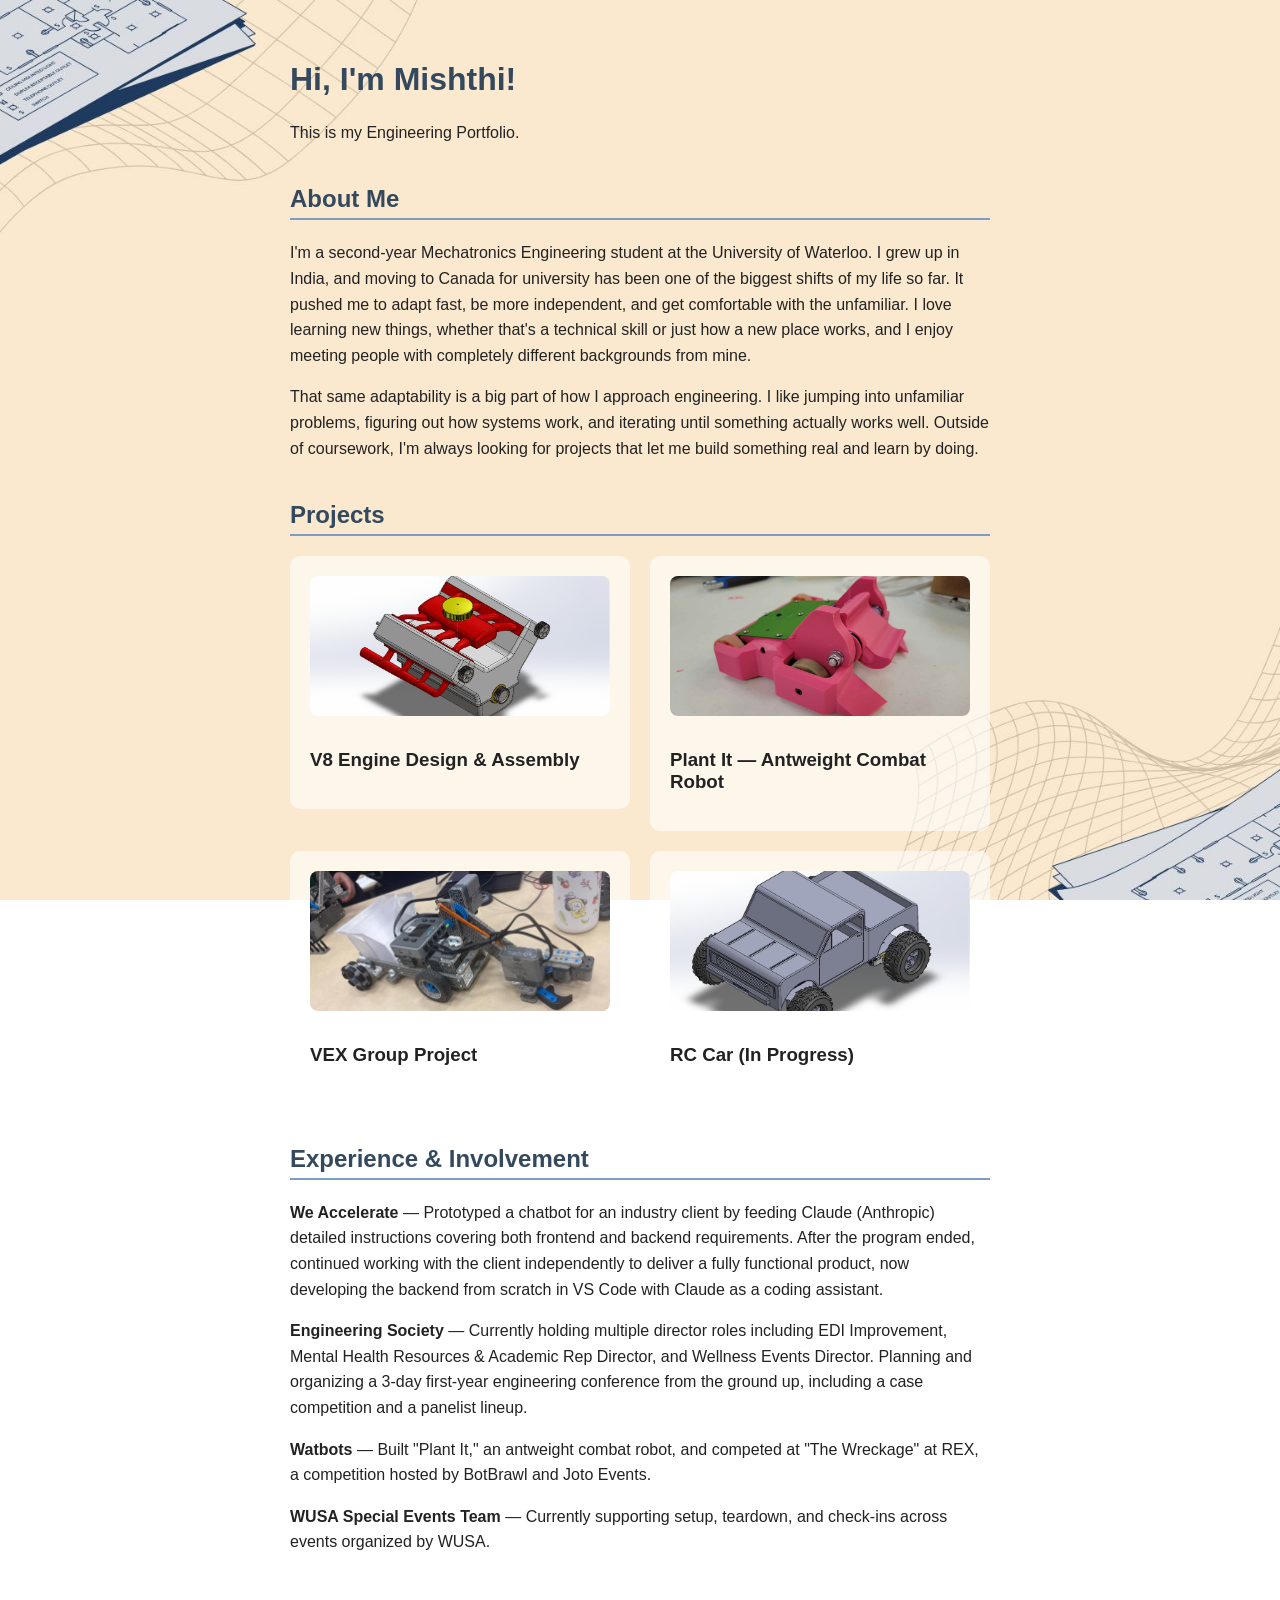
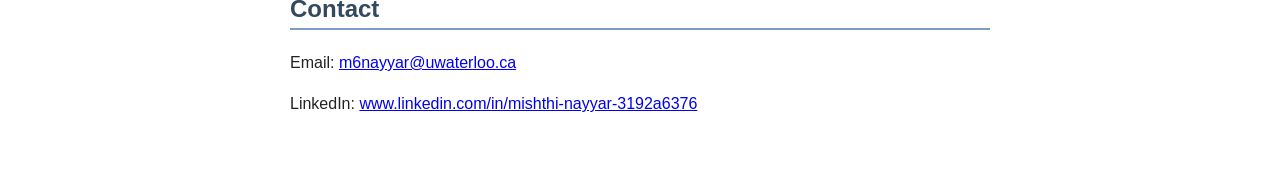
<file: index.html>
<!DOCTYPE html>
<html>

<head>
    <title>Mishthi Nayyar</title>
    <link rel="stylesheet" href="style.css">
</head>

<body>

    <h1>Hi, I'm Mishthi!</h1>
    <p>This is my Engineering Portfolio.</p>

    <h2>About Me</h2>
    <p>I'm a second-year Mechatronics Engineering student at the University of Waterloo. I grew up in India, and moving
        to Canada for university has been one of the biggest shifts of my life so far. It pushed me to adapt fast, be
        more independent, and get comfortable with the unfamiliar. I love learning new things, whether that's a
        technical skill or just how a new place works, and I enjoy meeting people with completely different backgrounds
        from mine.</p>
    <p>That same adaptability is a big part of how I approach engineering. I like jumping into unfamiliar problems,
        figuring out how systems work, and iterating until something actually works well. Outside of coursework, I'm
        always looking for projects that let me build something real and learn by doing.</p>

    <h2>Projects</h2>
    <div class="projects-container">

        <a href="project-v8.html" class="project-card">
            <img src="v8-1.jpg" alt="V8 Engine preview">
            <h3>V8 Engine Design & Assembly</h3>
        </a>

        <a href="project-antweight.html" class="project-card">
            <img src="plant it printed.jpg" alt="Antweight robot preview">
            <h3>Plant It — Antweight Combat Robot</h3>
        </a>

        <a href="project-vex.html" class="project-card">
            <img src="vex-1.jpg" alt="VEX project preview">
            <h3>VEX Group Project</h3>
        </a>

        <a href="project-rccar.html" class="project-card">
            <img src="rccar-1.jpg" alt="RC car preview">
            <h3>RC Car (In Progress)</h3>
        </a>

    </div>

    <h2>Experience & Involvement</h2>

    <p><strong>We Accelerate</strong> — Prototyped a chatbot for an industry client by feeding Claude (Anthropic)
        detailed instructions covering both frontend and backend requirements. After the program ended, continued
        working with the client independently to deliver a fully functional product, now developing the backend from
        scratch in VS Code with Claude as a coding assistant.</p>

    <p><strong>Engineering Society</strong> — Currently holding multiple director roles including EDI Improvement,
        Mental Health Resources & Academic Rep Director, and Wellness Events Director. Planning and organizing a 3-day
        first-year engineering conference from the ground up, including a case competition and a panelist lineup.</p>

    <p><strong>Watbots</strong> — Built "Plant It," an antweight combat robot, and competed at "The Wreckage" at REX, a
        competition hosted by BotBrawl and Joto Events.</p>

    <p><strong>WUSA Special Events Team</strong> — Currently supporting setup, teardown, and check-ins across events
        organized by WUSA.</p>

    <h2>Contact</h2>
    <p>Email: <a href="mailto:m6nayyar@uwaterloo.ca">m6nayyar@uwaterloo.ca</a></p>
    <p>LinkedIn: <a href="https://www.linkedin.com/in/mishthi-nayyar-3192a6376"
            target="_blank">www.linkedin.com/in/mishthi-nayyar-3192a6376</a></p>
    
</body>

</html>
</file>
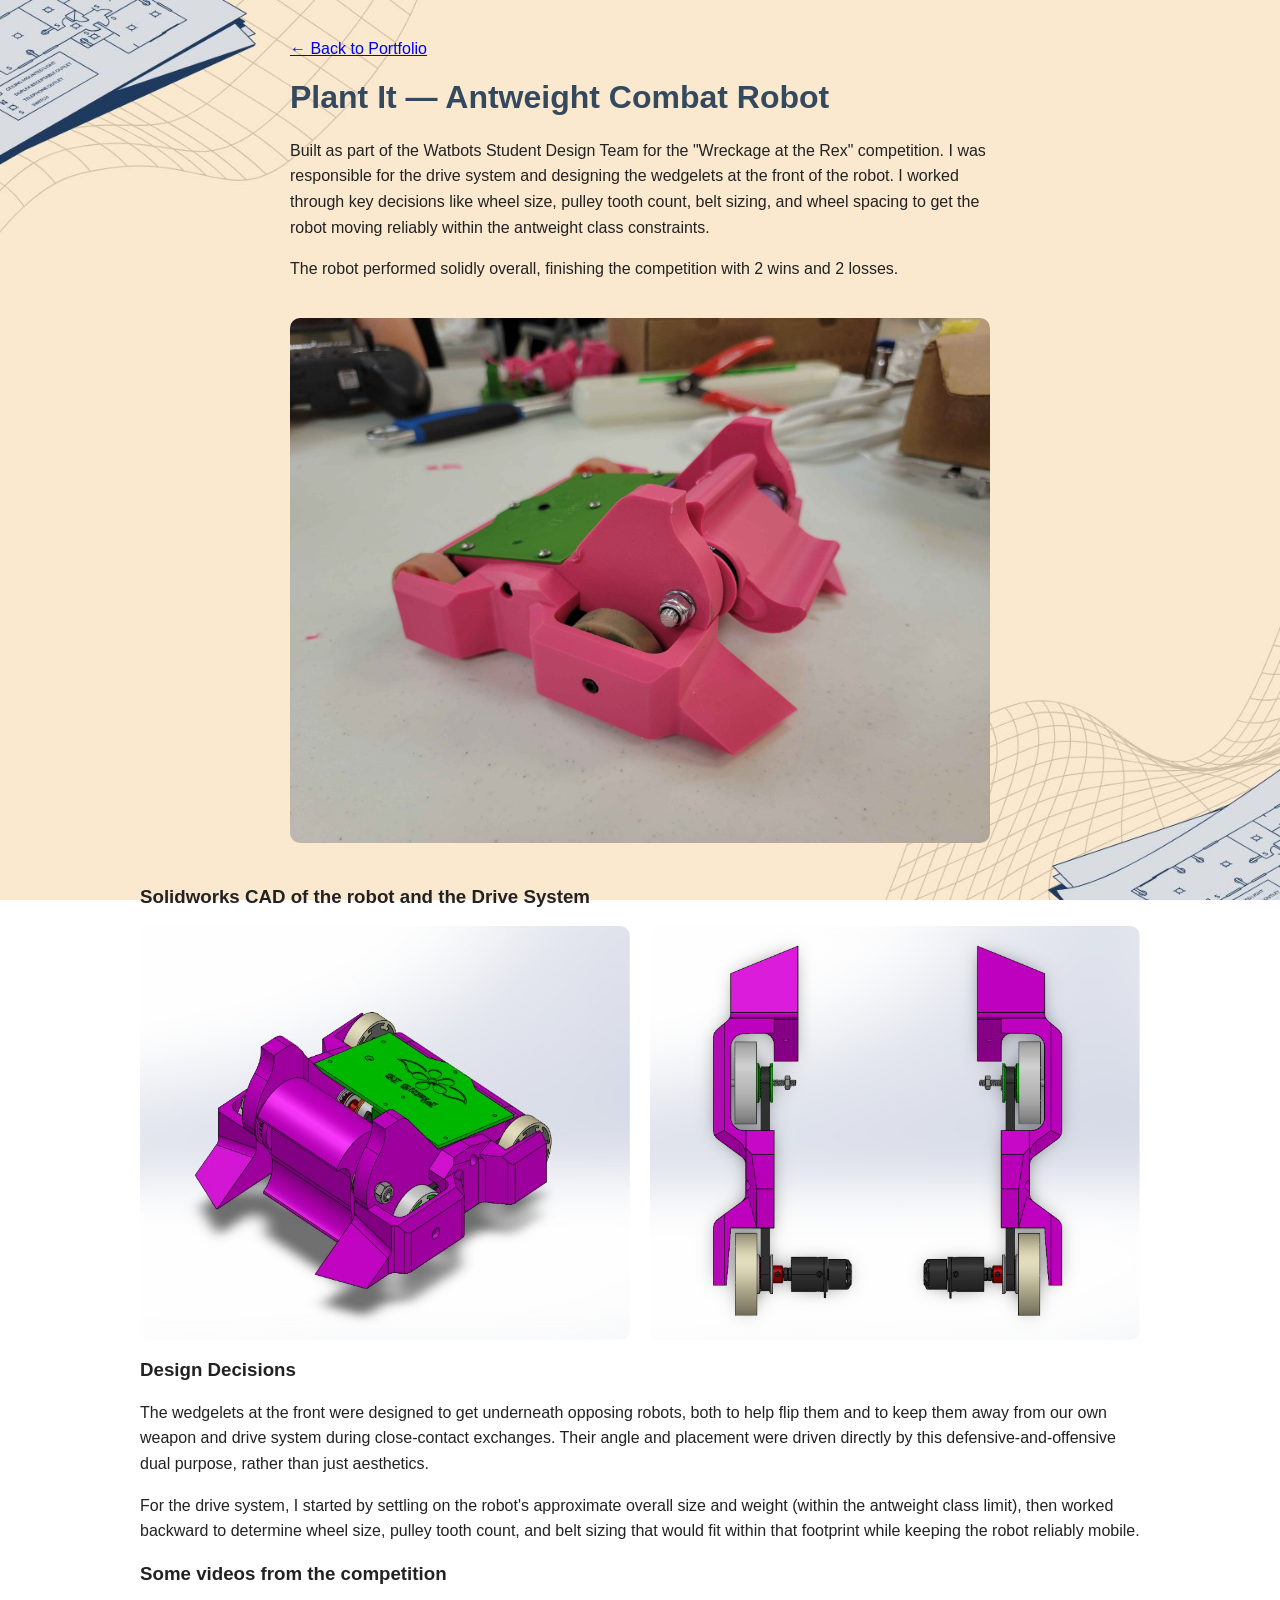
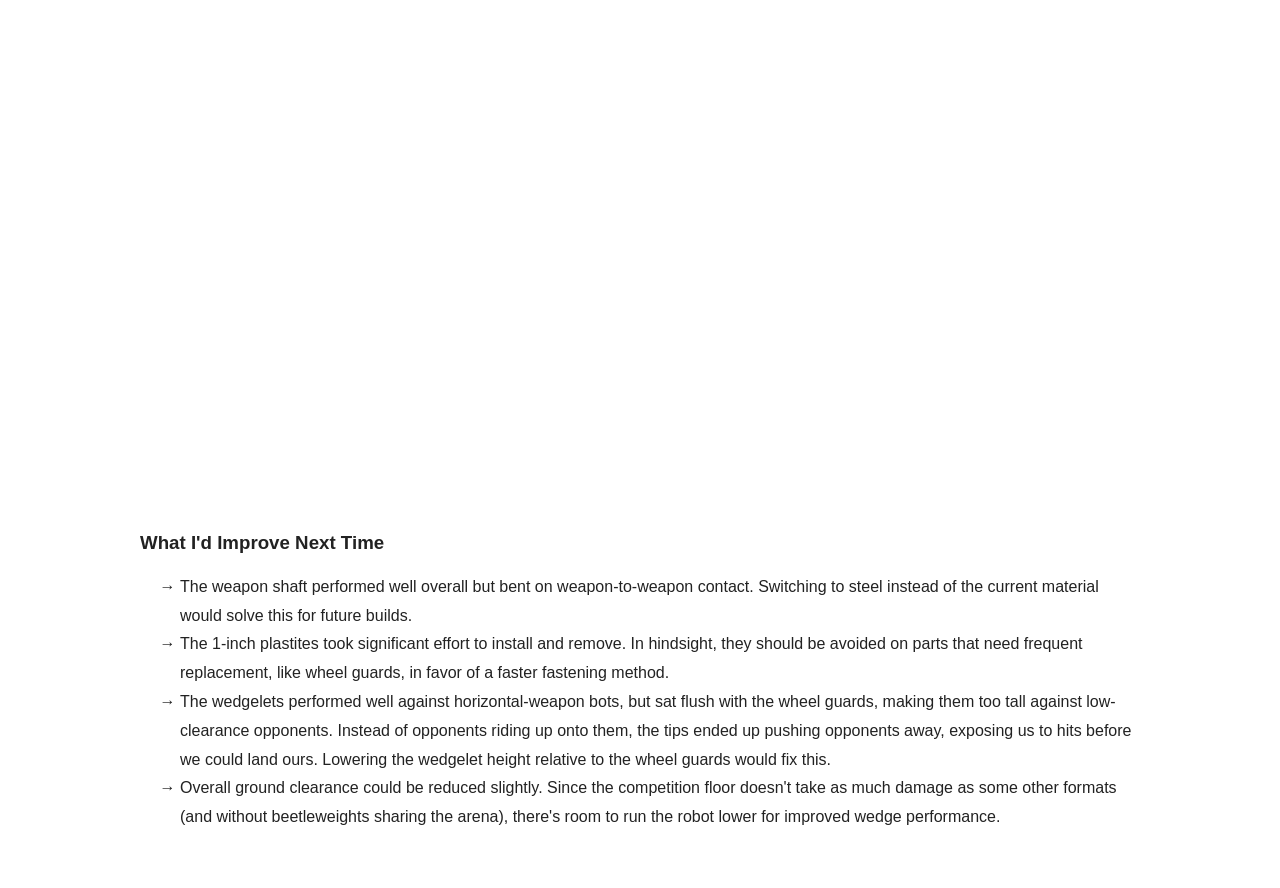
<file: project-antweight.html>
<!DOCTYPE html>
<html>

<head>
    <title>Plant It — Mishthi Nayyar</title>
    <link rel="stylesheet" href="style.css">
</head>

<body>

    <a href="index.html">← Back to Portfolio</a>

    <h1>Plant It — Antweight Combat Robot</h1>
    <p>Built as part of the Watbots Student Design Team for the "Wreckage at the Rex" competition. I was responsible for
        the drive system and designing the wedgelets at the front of the robot. I worked through key decisions like
        wheel size, pulley tooth count, belt sizing, and wheel
        spacing to get the robot moving reliably within the antweight class constraints.</p>
    <p>The robot performed solidly overall, finishing the competition with 2 wins and 2 losses.</p>

    <img src="plant it printed.jpg" alt="Antweight robot" style="max-width: 100%; border-radius: 10px; margin: 20px 0;">

    <div class="wide-section">
        <h3>Solidworks CAD of the robot and the Drive System</h3>
        <div class="image-row">
            <img src="antweight-1.jpg" alt="Antweight robot CAD">
            <img src="antweight-drive.png" alt="Drive system and wedge assembly">
        </div>
    </div>

    <div class="wide-section">
        <h3>Design Decisions</h3>
        <p>The wedgelets at the front were designed to get underneath opposing robots, both to help flip them and to
            keep
            them away from our own weapon and drive system during close-contact exchanges. Their angle and placement
            were
            driven directly by this defensive-and-offensive dual purpose, rather than just aesthetics.</p>
        <p>For the drive system, I started by settling on the robot's approximate overall size and weight (within the
            antweight class limit), then worked backward to determine wheel size, pulley tooth count, and belt sizing
            that
            would fit within that footprint while keeping the robot reliably mobile.</p>
    </div>

    <div class="wide-section">
        <h3>Some videos from the competition</h3>
        <div class="video-grid">
            <video autoplay loop muted playsinline>
                <source src="working proof.mp4" type="video/mp4">
            </video>
            <video autoplay loop muted playsinline>
                <source src="round1.mp4" type="video/mp4">
            </video>
            <video autoplay loop muted playsinline>
                <source src="round2.mp4" type="video/mp4">
            </video>
        </div>
    </div>

    <div class="wide-section">
        <h3>What I'd Improve Next Time</h3>
        <ul>
            <li>The weapon shaft performed well overall but bent on weapon-to-weapon contact. Switching to steel instead
                of the current material would solve this for future builds.</li>
            <li>The 1-inch plastites took significant effort to install and remove. In hindsight, they should be avoided
                on parts that need frequent replacement, like wheel guards, in favor of a faster fastening method.</li>
            <li>The wedgelets performed well against horizontal-weapon bots, but sat flush with the wheel guards, making
                them too tall against low-clearance opponents. Instead of opponents riding up onto them, the tips ended
                up pushing opponents away, exposing us to hits before we could land ours. Lowering the wedgelet height
                relative to the wheel guards would fix this.</li>
            <li>Overall ground clearance could be reduced slightly. Since the competition floor doesn't take as much
                damage as some other formats (and without beetleweights sharing the arena), there's room to run the
                robot lower for improved wedge performance.</li>
        </ul>
    </div>

</body>

</html>
</file>
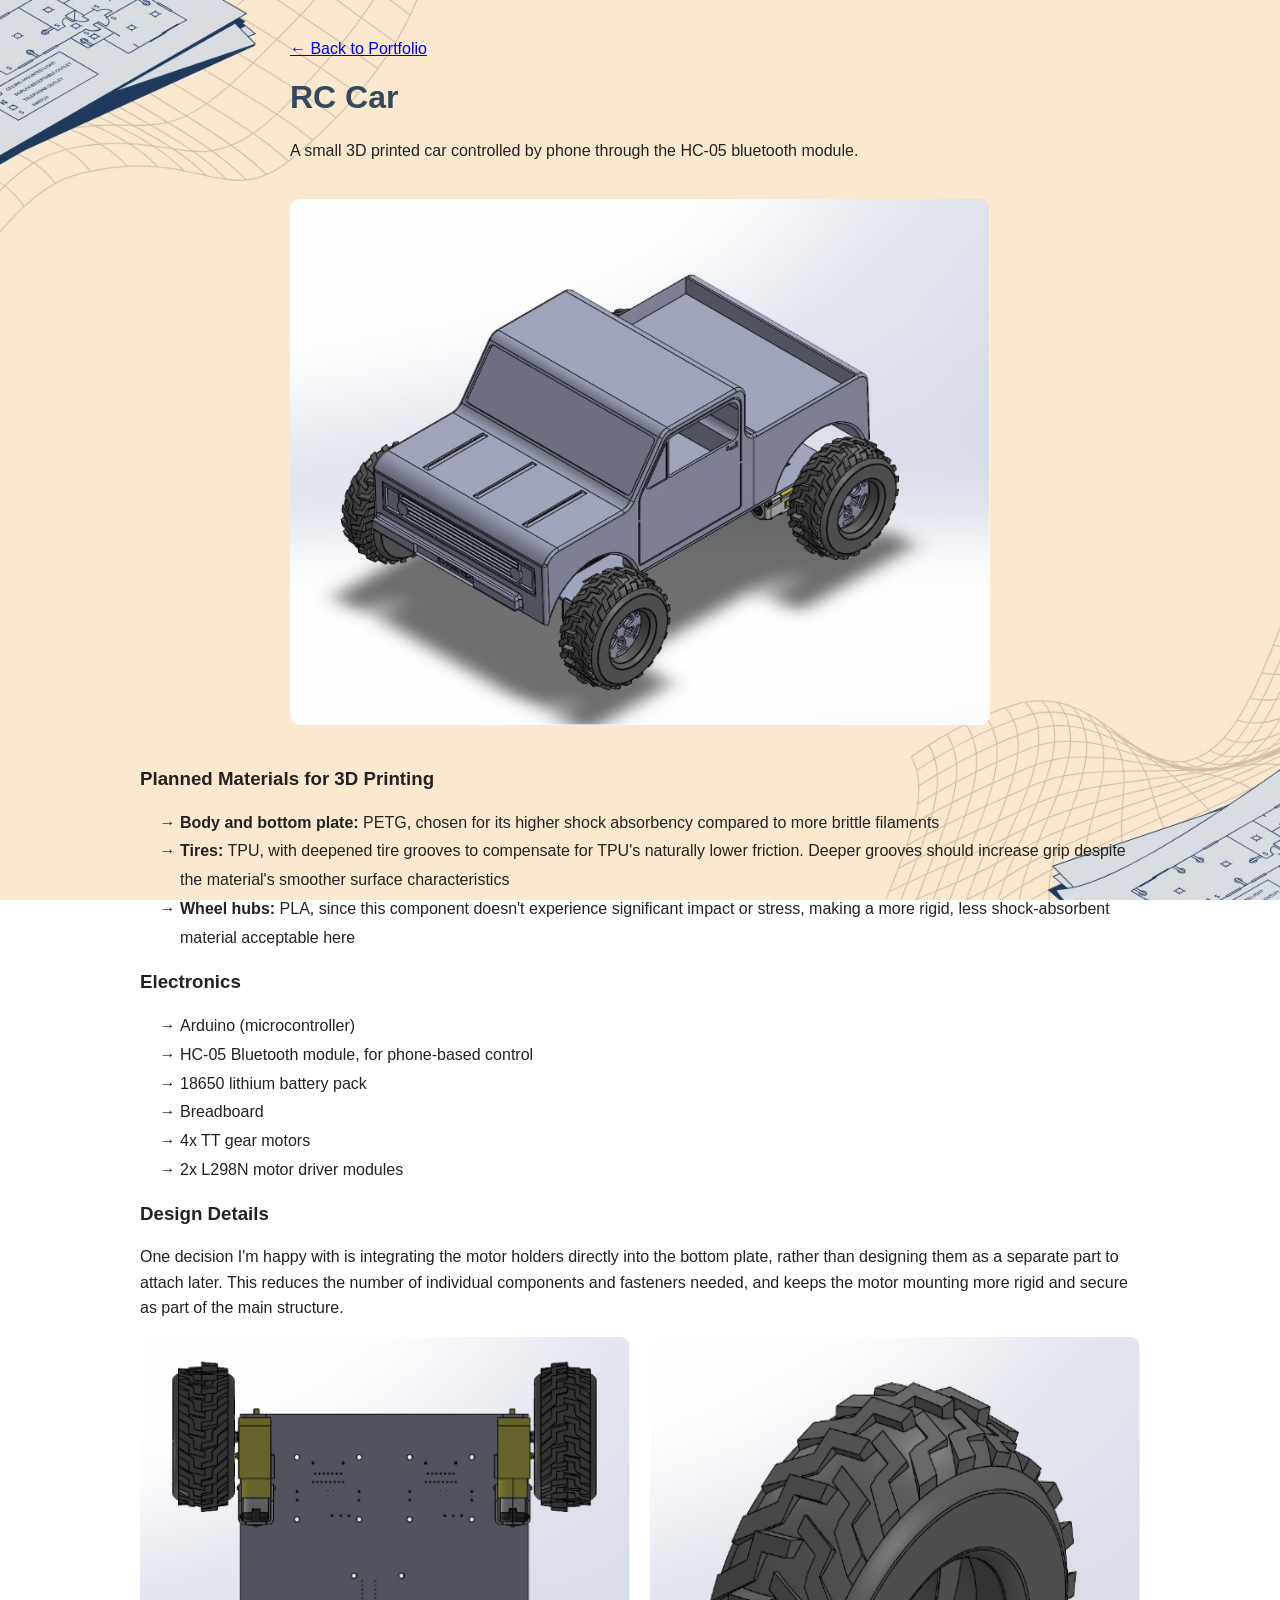
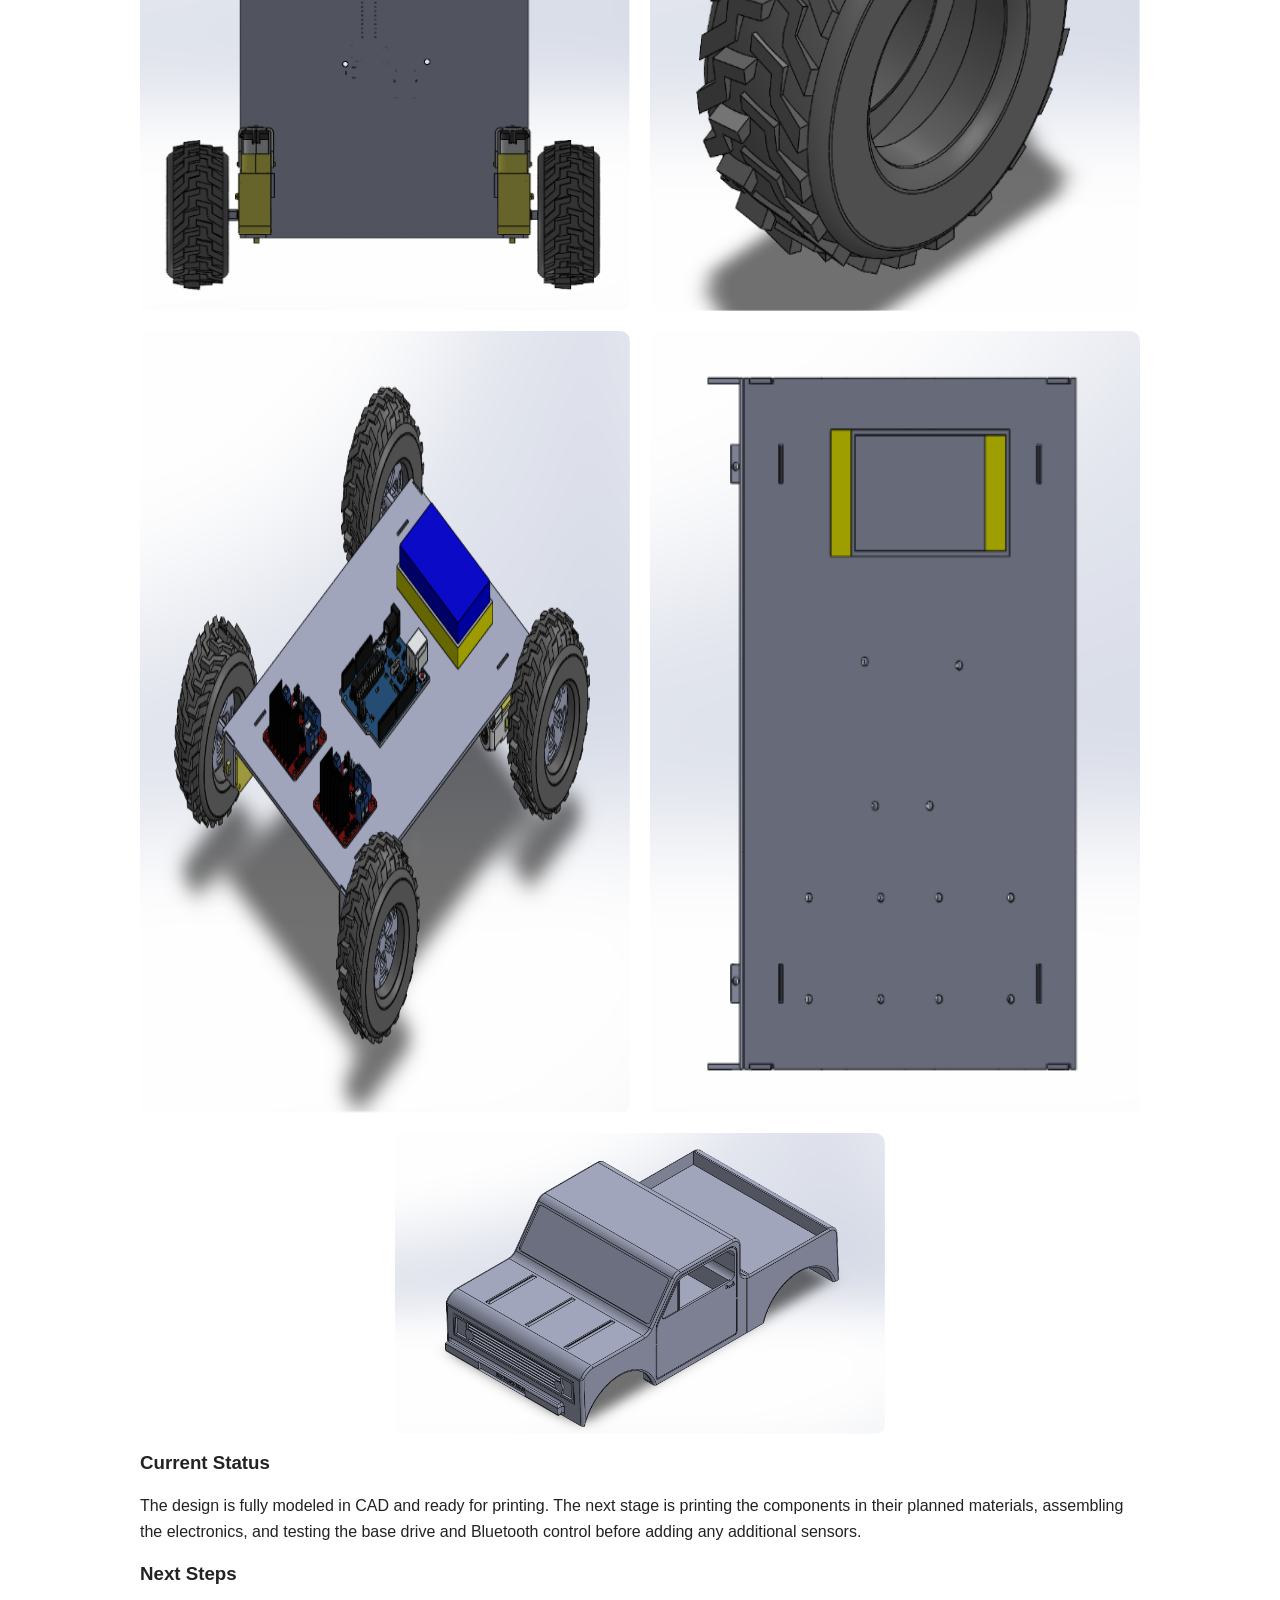
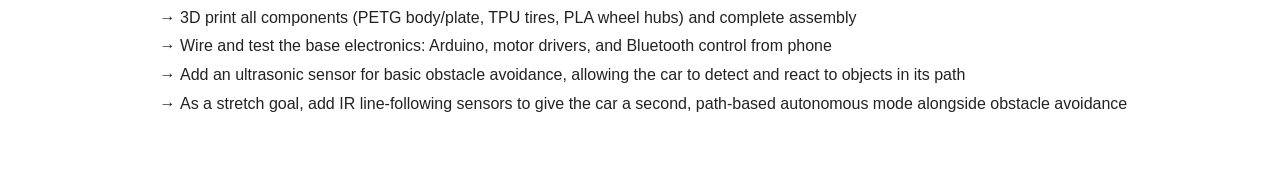
<file: project-rccar.html>
<!DOCTYPE html>
<html>

<head>
    <title>RC Car — Mishthi Nayyar</title>
    <link rel="stylesheet" href="style.css">
</head>

<body>

    <a href="index.html">← Back to Portfolio</a>

    <h1>RC Car</h1>
    <p>A small 3D printed car controlled by phone through the HC-05 bluetooth module.</p>

    <img src="rccar-1.jpg" alt="RC car CAD render" style="max-width: 100%; border-radius: 10px; margin: 20px 0;">

    <div class="wide-section">
        <h3>Planned Materials for 3D Printing</h3>
        <ul>
            <li><strong>Body and bottom plate:</strong> PETG, chosen for its higher shock absorbency compared to more
                brittle filaments</li>
            <li><strong>Tires:</strong> TPU, with deepened tire grooves to compensate for TPU's naturally lower
                friction.
                Deeper grooves should increase grip despite the material's smoother surface characteristics</li>
            <li><strong>Wheel hubs:</strong> PLA, since this component doesn't experience significant impact or stress,
                making a more rigid, less shock-absorbent material acceptable here</li>
        </ul>
    </div>

    <div class="wide-section">
        <h3>Electronics</h3>
        <ul>
            <li>Arduino (microcontroller)</li>
            <li>HC-05 Bluetooth module, for phone-based control</li>
            <li>18650 lithium battery pack</li>
            <li>Breadboard</li>
            <li>4x TT gear motors</li>
            <li>2x L298N motor driver modules</li>
        </ul>
    </div>

    <div class="wide-section">
        <h3>Design Details</h3>
        <p>One decision I'm happy with is integrating the motor holders directly into the bottom plate, rather than
            designing them as a separate part to attach later. This reduces the number of individual components and
            fasteners needed, and keeps the motor mounting more rigid and secure as part of the main structure.</p>
        <div class="image-row">
            <img src="motors.png" alt="Bottom plate with integrated motor holders">
            <img src="wheel.png" alt="TPU tires with deepened tread grooves">
        </div>
        <div class="image-row" style="margin-top: 20px;">
            <img src="bottomplate.png" alt="Wheel hub design">
            <img src="bottomplate1.png" alt="Full CAD assembly">
        </div>
        <div class="video-grid" style="margin-top: 20px;">
            <img src="body.png" alt="Additional design detail"
                style="width: calc(50% - 10px); min-width: 250px; border-radius: 10px;">
        </div>
    </div>

    <div class="wide-section">
        <h3>Current Status</h3>
        <p>The design is fully modeled in CAD and ready for printing. The next stage is printing the components in their
            planned materials, assembling the electronics, and testing the base drive and Bluetooth control before
            adding any additional sensors.</p>
    </div>

    <div class="wide-section">
        <h3>Next Steps</h3>
        <ul>
            <li>3D print all components (PETG body/plate, TPU tires, PLA wheel hubs) and complete assembly</li>
            <li>Wire and test the base electronics: Arduino, motor drivers, and Bluetooth control from phone</li>
            <li>Add an ultrasonic sensor for basic obstacle avoidance, allowing the car to detect and react to objects
                in its path</li>
            <li>As a stretch goal, add IR line-following sensors to give the car a second, path-based autonomous mode
                alongside obstacle avoidance</li>
        </ul>
    </div>

</body>

</html>
</file>
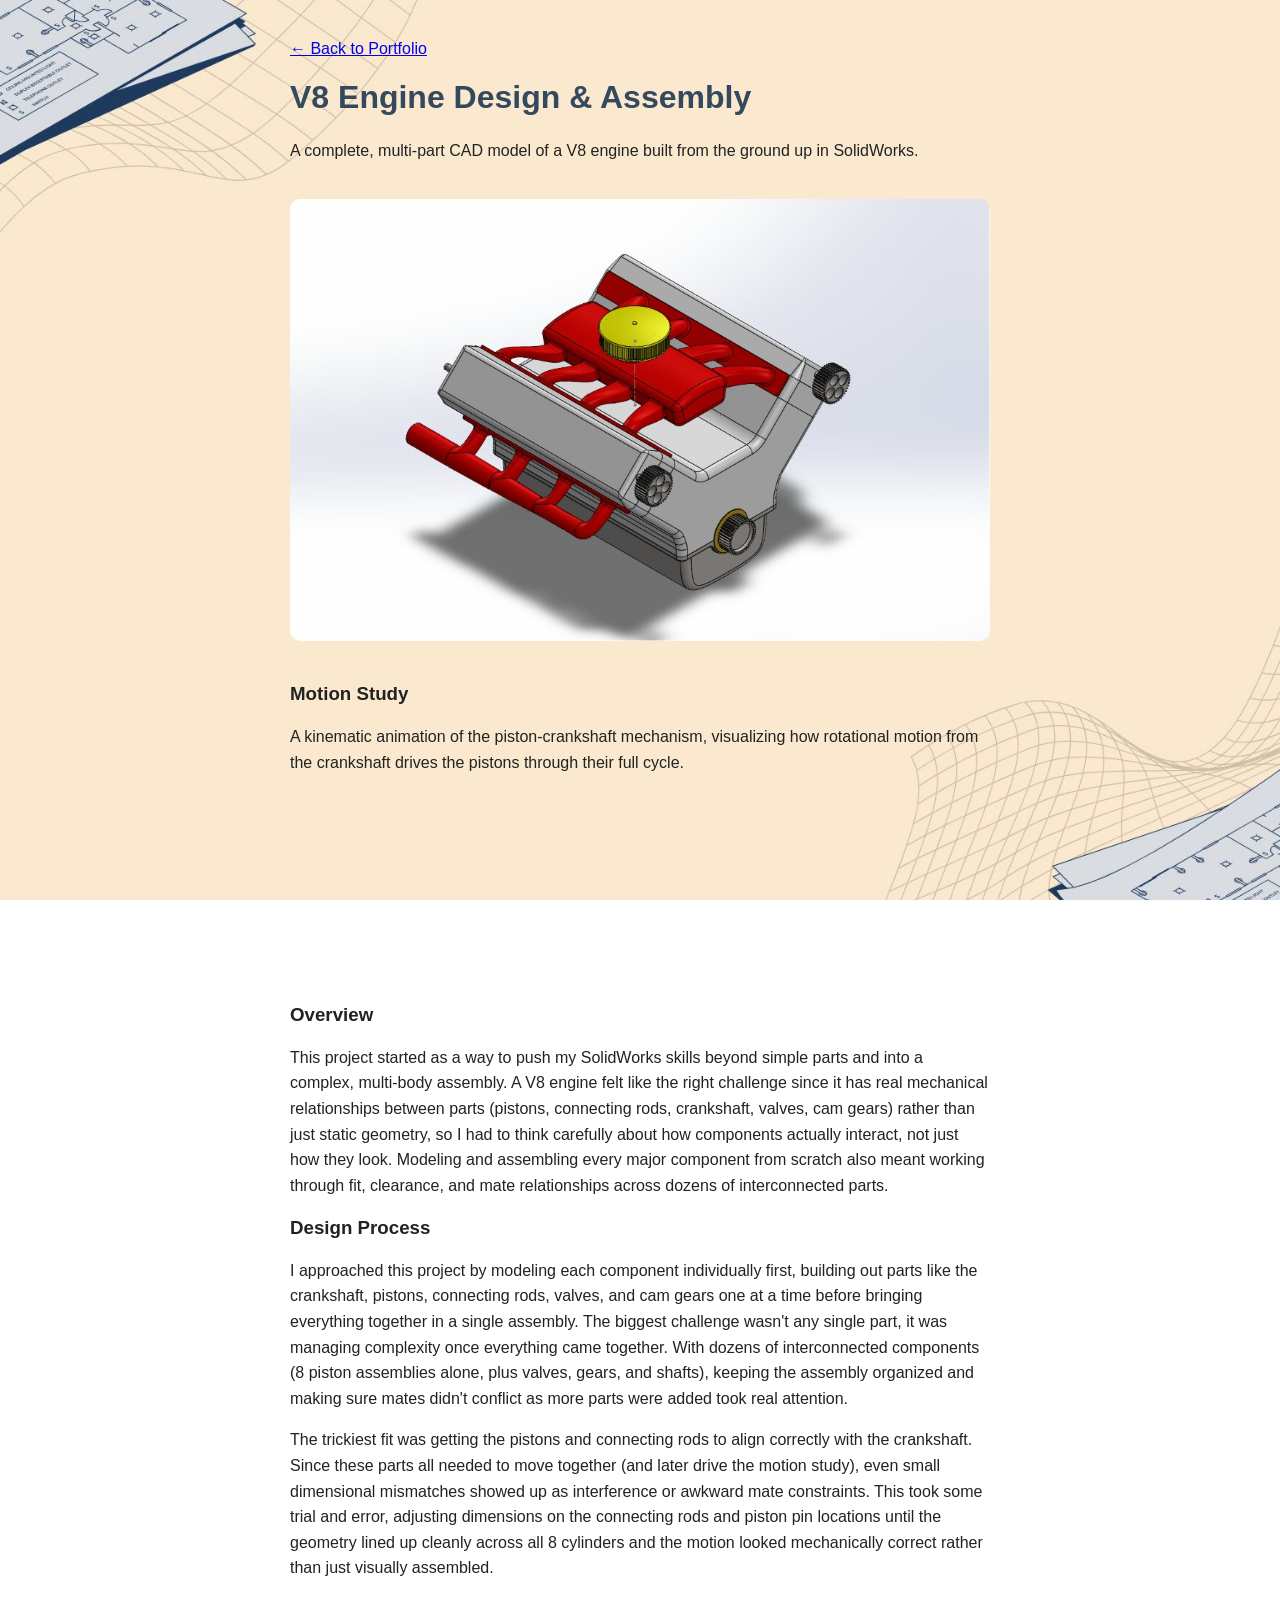
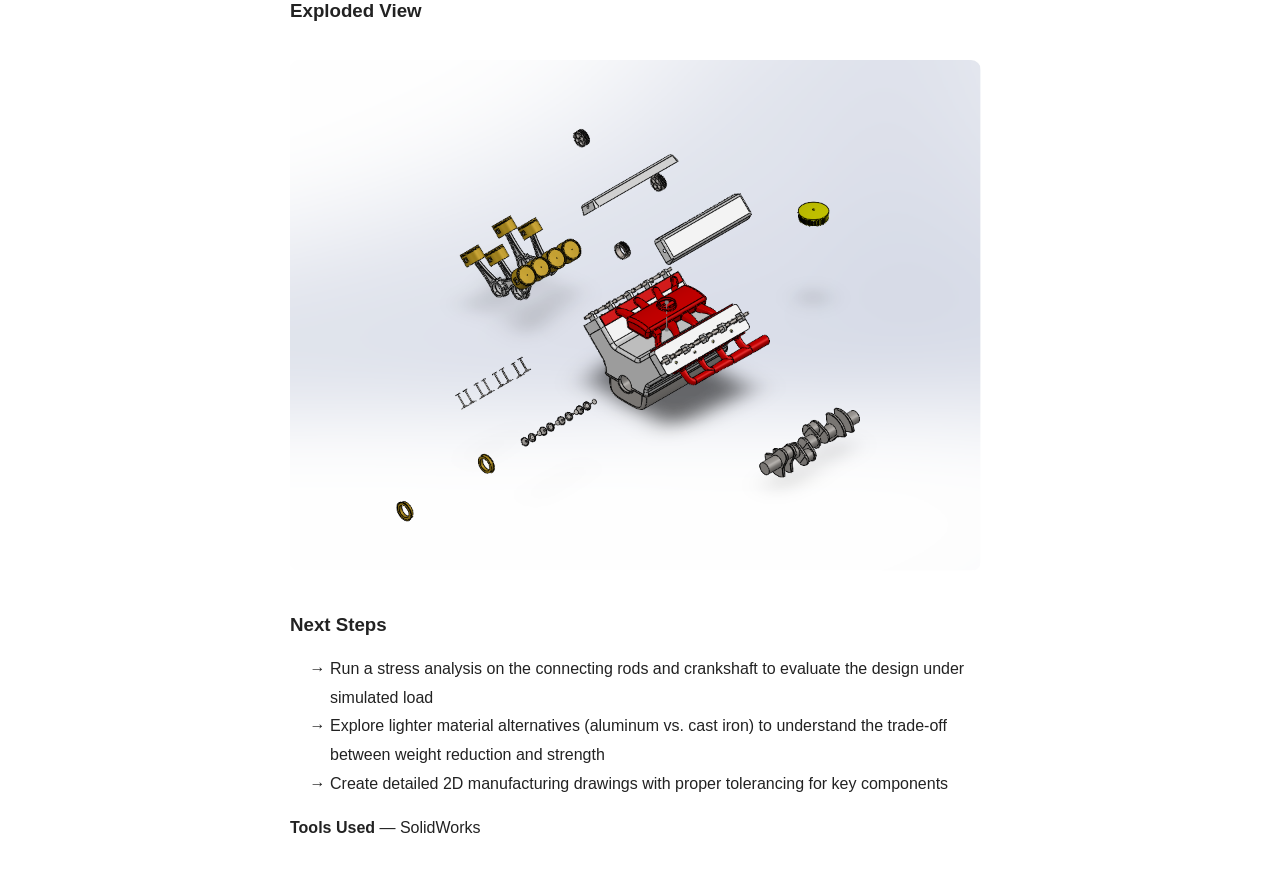
<file: project-v8.html>
<!DOCTYPE html>
<html>

<head>
    <title>V8 Engine — Mishthi Nayyar</title>
    <link rel="stylesheet" href="style.css">
</head>

<body>

    <a href="index.html">← Back to Portfolio</a>

    <h1>V8 Engine Design & Assembly</h1>
    <p>A complete, multi-part CAD model of a V8 engine built from the ground up in SolidWorks.</p>

    <img src="v8-1.jpg" alt="V8 engine CAD render" style="max-width: 100%; border-radius: 10px; margin: 20px 0;">

    <h3>Motion Study</h3>
    <p>A kinematic animation of the piston-crankshaft mechanism, visualizing how rotational motion from the crankshaft
        drives the pistons through their full cycle.</p>
    <video autoplay loop muted playsinline style="max-width: 100%; border-radius: 10px; margin: 20px 0;">
        <source src="v8-motion.mp4" type="video/mp4">
    </video>

    <h3>Overview</h3>
    <p>This project started as a way to push my SolidWorks skills beyond simple parts and into a complex, multi-body
        assembly. A V8 engine felt like the right challenge since it has real mechanical relationships between parts
        (pistons, connecting rods, crankshaft, valves, cam gears) rather than just static geometry, so I had to
        think
        carefully about how components actually interact, not just how they look. Modeling and assembling every
        major
        component from scratch also meant working through fit, clearance, and mate relationships across dozens of
        interconnected parts.
    <p>

    <h3>Design Process</h3>
    <p>I approached this project by modeling each component individually first, building out parts like the
        crankshaft,
        pistons, connecting rods, valves, and cam gears one at a time before bringing everything together in a
        single
        assembly. The biggest challenge wasn't any single part, it was managing complexity once everything came
        together. With dozens of interconnected components (8 piston assemblies alone, plus valves, gears, and
        shafts),
        keeping the assembly organized and making sure mates didn't conflict as more parts were added took real
        attention.
    <p>
    <p>The trickiest fit was getting the pistons and connecting rods to align correctly with the crankshaft. Since
        these parts all needed to move together (and later drive the motion study), even small dimensional
        mismatches
        showed up as interference or awkward mate constraints. This took some trial and error, adjusting dimensions
        on
        the connecting rods and piston pin locations until the geometry lined up cleanly across all 8 cylinders and
        the
        motion looked mechanically correct rather than just visually assembled.
    <p>

    <h3>Exploded View</h3>
    <img src="v8-exploded.png" alt="V8 engine exploded view"
        style="max-width: 100%; border-radius: 10px; margin: 20px 0;">

    <h3>Next Steps</h3>
    <ul>
        <li>Run a stress analysis on the connecting rods and crankshaft to evaluate the design under simulated load
        </li>
        <li>Explore lighter material alternatives (aluminum vs. cast iron) to understand the trade-off between
            weight
            reduction and strength</li>
        <li>Create detailed 2D manufacturing drawings with proper tolerancing for key components</li>
    </ul>

    <p><strong>Tools Used</strong> — SolidWorks</p>

</body>

</html>
</file>
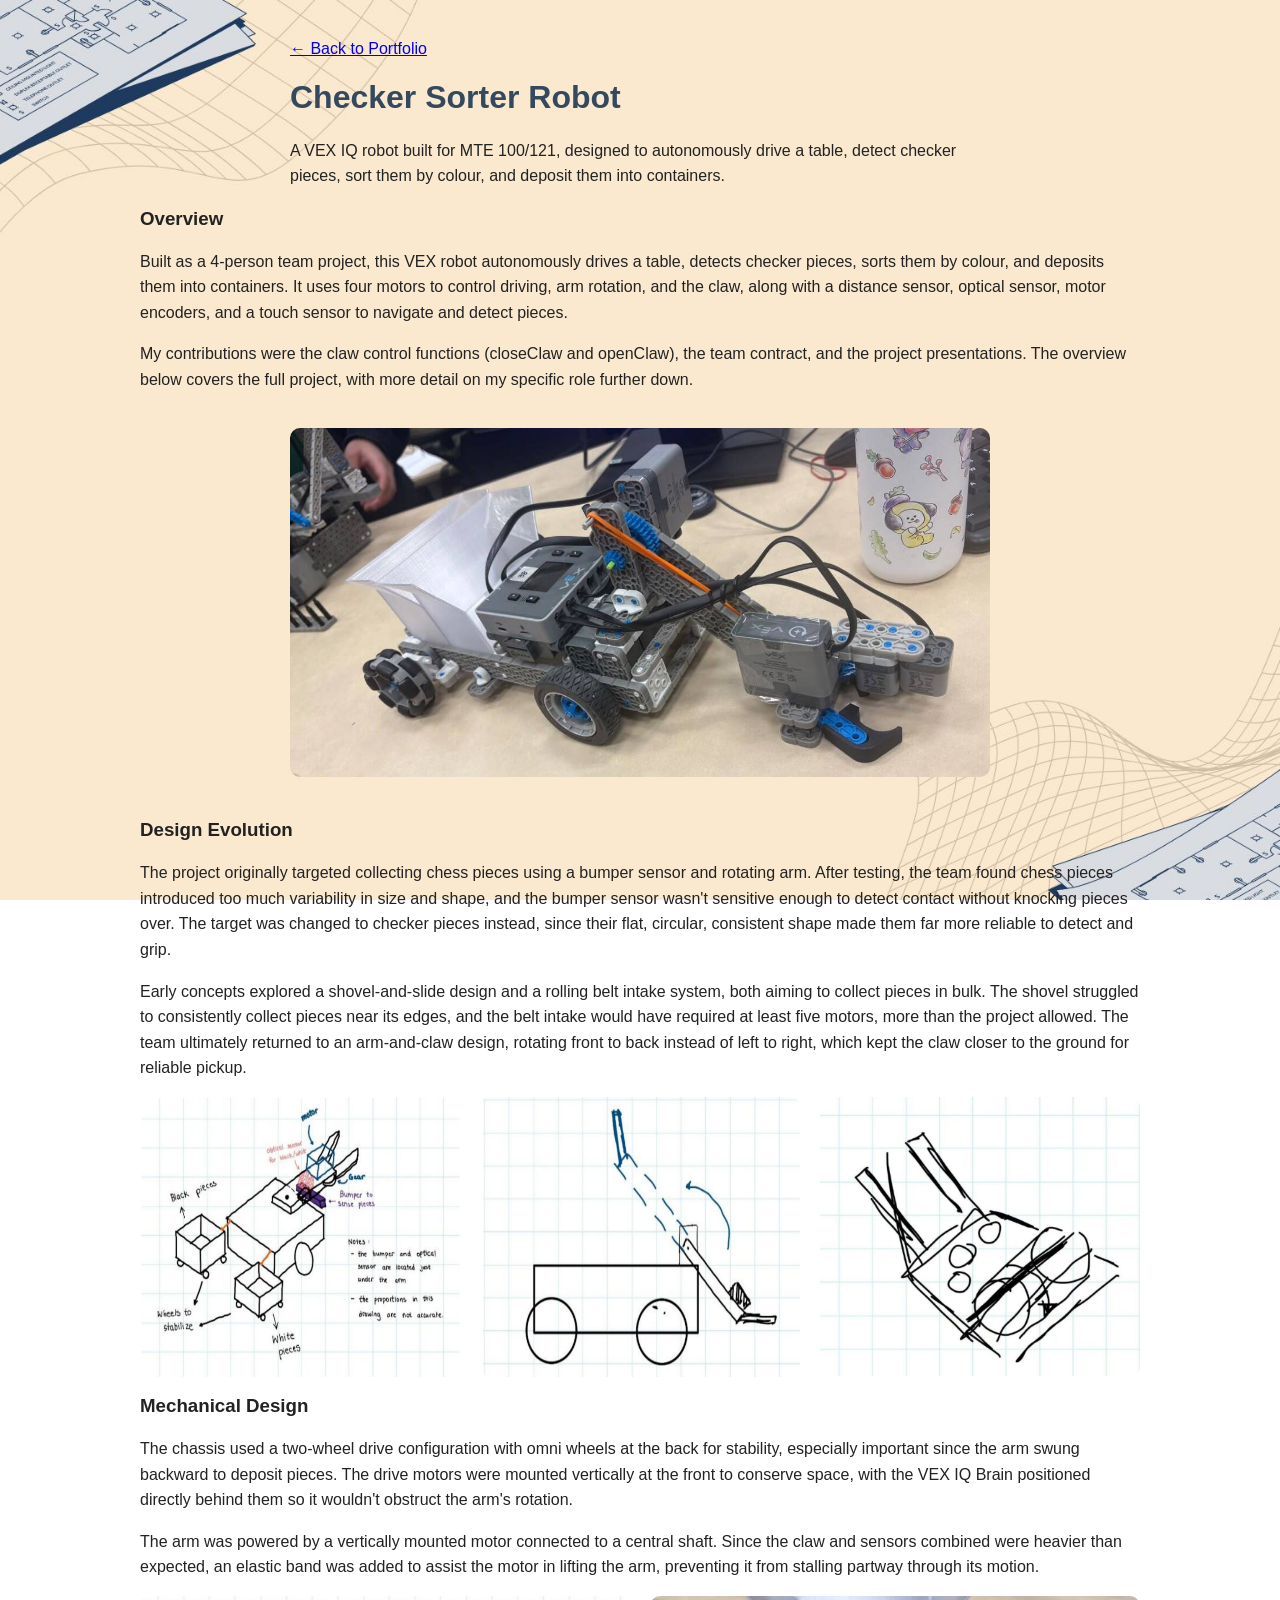
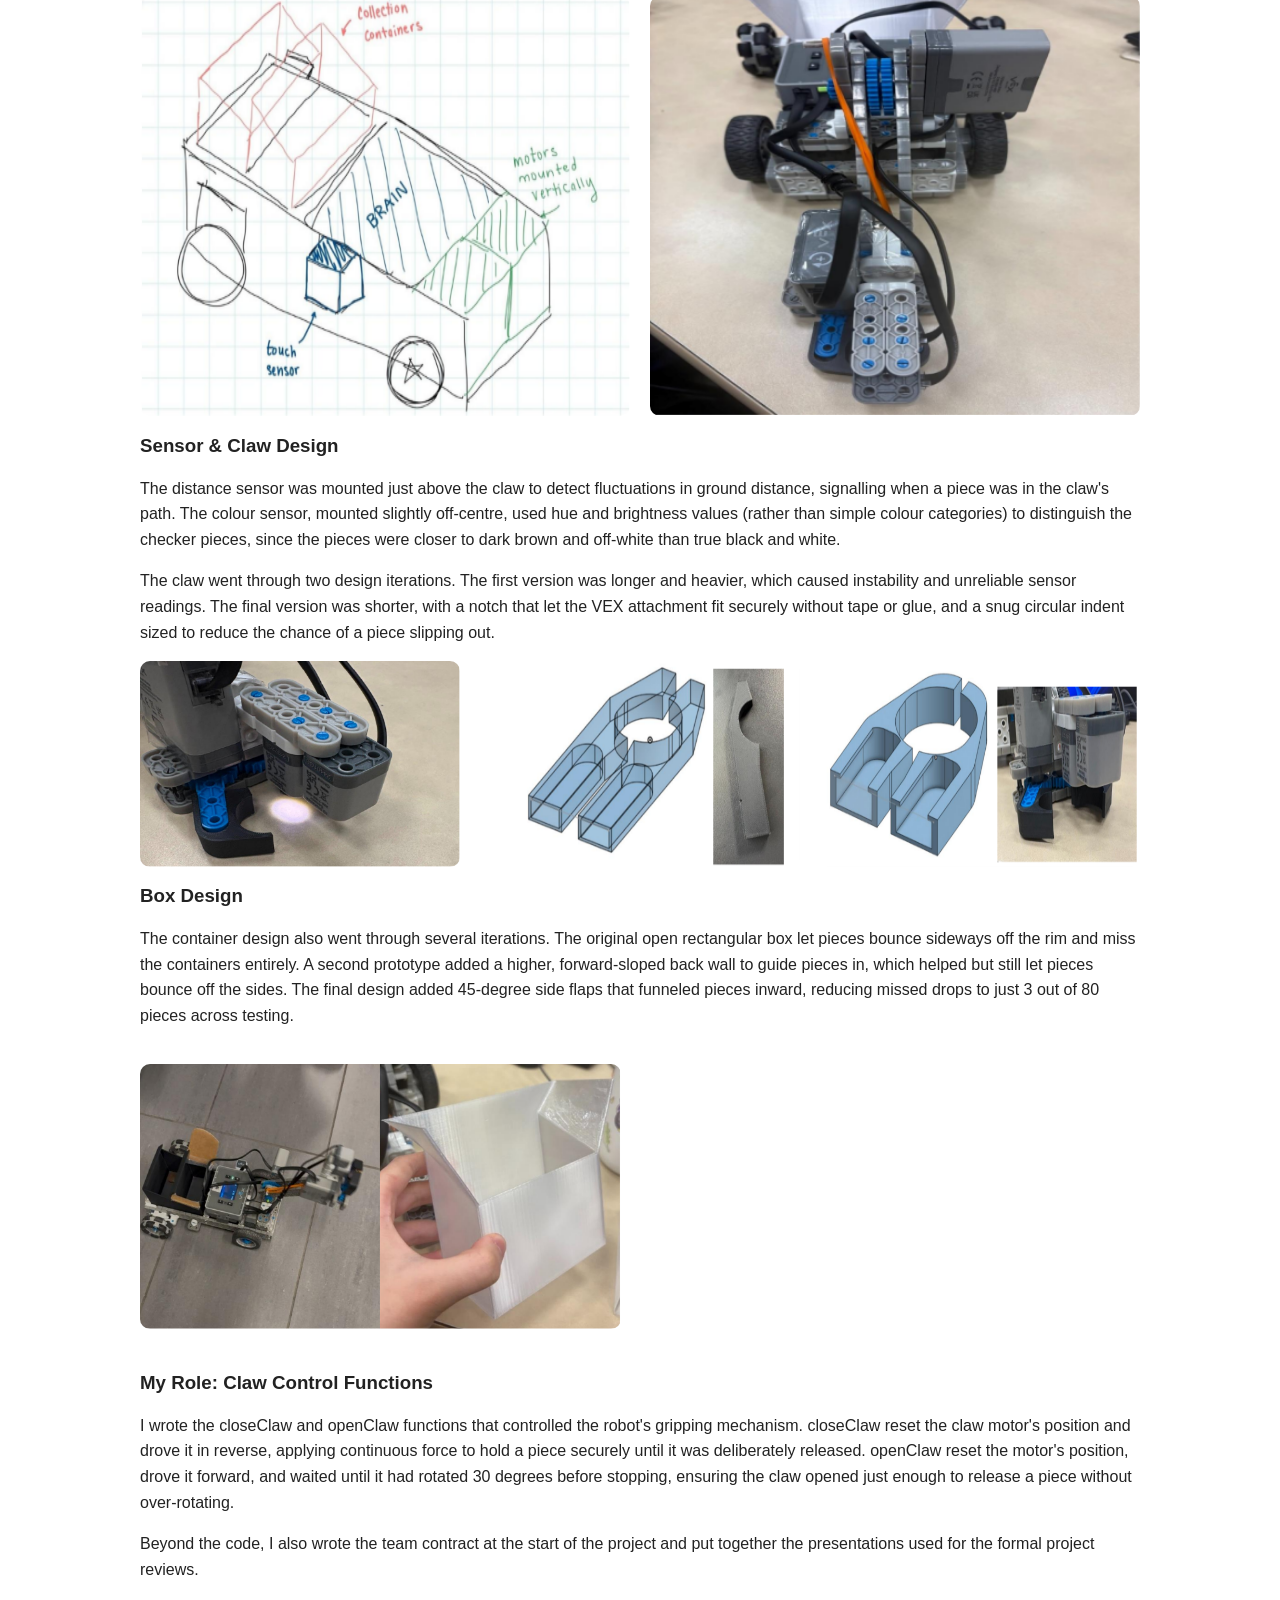
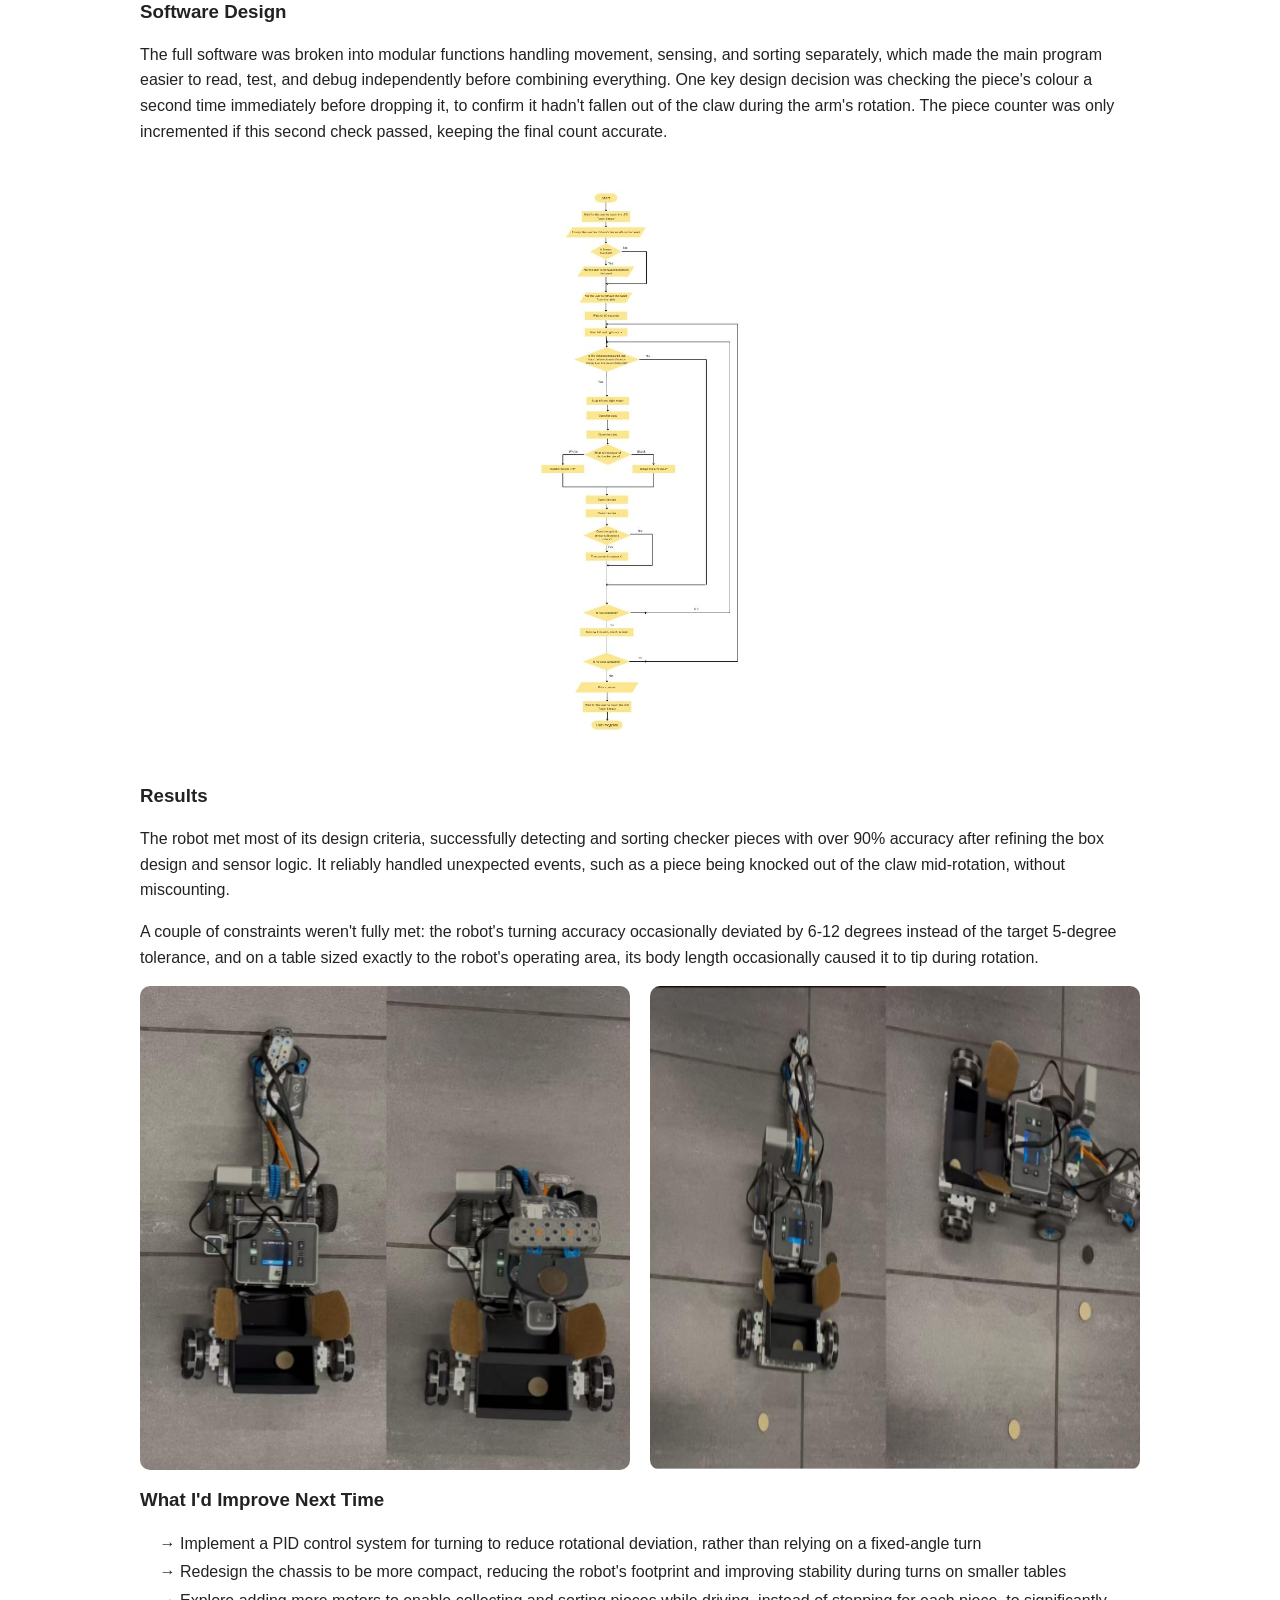
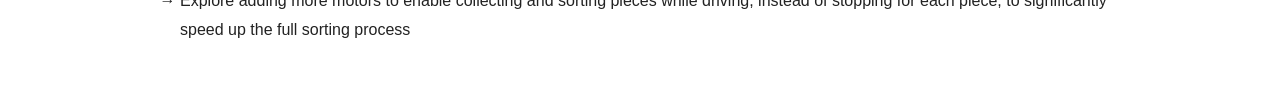
<file: project-vex.html>
<!DOCTYPE html>
<html>

<head>
    <title>VEX Checker Sorter — Mishthi Nayyar</title>
    <link rel="stylesheet" href="style.css">
</head>

<body>

    <a href="index.html">← Back to Portfolio</a>

    <h1>Checker Sorter Robot</h1>
    <p>A VEX IQ robot built for MTE 100/121, designed to autonomously drive a table, detect checker pieces, sort them by
        colour, and deposit them into containers.</p>

    <div class="wide-section">
        <h3>Overview</h3>
        <p>Built as a 4-person team project, this VEX robot autonomously drives a table, detects checker pieces, sorts
            them by colour, and deposits them into containers. It uses four motors to control driving, arm rotation, and
            the claw, along with a distance sensor, optical sensor, motor encoders, and a touch sensor to navigate and
            detect pieces.</p>
        <p>My contributions were the claw control functions (closeClaw and openClaw), the team contract, and the project
            presentations. The overview below covers the full project, with more detail on my specific role further
            down.</p>
    </div>

    <img src="vex-1.jpg" alt="Completed checker sorter robot"
        style="max-width: 100%; border-radius: 10px; margin: 20px 0;">

    <div class="wide-section">
        <h3>Design Evolution</h3>
        <p>The project originally targeted collecting chess pieces using a bumper sensor and rotating arm. After
            testing, the team found chess pieces introduced too much variability in size and shape, and the bumper
            sensor wasn't sensitive enough to detect contact without knocking pieces over. The target was changed to
            checker pieces instead, since their flat, circular, consistent shape made them far more reliable to detect
            and grip.</p>
        <p>Early concepts explored a shovel-and-slide design and a rolling belt intake system, both aiming to collect
            pieces in bulk. The shovel struggled to consistently collect pieces near its edges, and the belt intake
            would have required at least five motors, more than the project allowed. The team ultimately returned to an
            arm-and-claw design, rotating front to back instead of left to right, which kept the claw closer to the
            ground for reliable pickup.</p>
        <div class="image-row">
            <img src="4-3.png" alt="Initial design sketch">
            <img src="4-4.png" alt="Arm movement redesign sketch">
            <img src="2-4.png" alt="Rolling intake concept sketch">
        </div>
    </div>

    <div class="wide-section">
        <h3>Mechanical Design</h3>
        <p>The chassis used a two-wheel drive configuration with omni wheels at the back for stability, especially
            important since the arm swung backward to deposit pieces. The drive motors were mounted vertically at the
            front to conserve space, with the VEX IQ Brain positioned directly behind them so it wouldn't obstruct the
            arm's rotation.</p>
        <p>The arm was powered by a vertically mounted motor connected to a central shaft. Since the claw and sensors
            combined were heavier than expected, an elastic band was added to assist the motor in lifting the arm,
            preventing it from stalling partway through its motion.</p>
        <div class="image-row">
            <img src="4-2.png" alt="Chassis configuration sketch">
            <img src="4-6.png" alt="Arm mechanism with motor and elastic band">
        </div>
    </div>

    <div class="wide-section">
        <h3>Sensor & Claw Design</h3>
        <p>The distance sensor was mounted just above the claw to detect fluctuations in ground distance, signalling
            when a piece was in the claw's path. The colour sensor, mounted slightly off-centre, used hue and brightness
            values (rather than simple colour categories) to distinguish the checker pieces, since the pieces were
            closer to dark brown and off-white than true black and white.</p>
        <p>The claw went through two design iterations. The first version was longer and heavier, which caused
            instability and unreliable sensor readings. The final version was shorter, with a notch that let the VEX
            attachment fit securely without tape or glue, and a snug circular indent sized to reduce the chance of a
            piece slipping out.</p>
        <div class="image-row">
            <img src="4-8.png" alt="Distance and colour sensor placement above the claw">
            <img src="4-9.png" alt="First claw design, CAD and printed piece">
            <img src="4-11.png" alt="Final claw design, CAD and printed piece">
        </div>
    </div>

    <div class="wide-section">
        <h3>Box Design</h3>
        <p>The container design also went through several iterations. The original open rectangular box let pieces
            bounce sideways off the rim and miss the containers entirely. A second prototype added a higher,
            forward-sloped back wall to guide pieces in, which helped but still let pieces bounce off the sides. The
            final design added 45-degree side flaps that funneled pieces inward, reducing missed drops to just 3 out of
            80 pieces across testing.</p>
        <img src="4-14.png" alt="Evolution of the container box design"
            style="max-width: 100%; border-radius: 10px; margin: 20px 0;">
    </div>

    <div class="wide-section">
        <h3>My Role: Claw Control Functions</h3>
        <p>I wrote the closeClaw and openClaw functions that controlled the robot's gripping mechanism. closeClaw reset
            the claw motor's position and drove it in reverse, applying continuous force to hold a piece securely until
            it was deliberately released. openClaw reset the motor's position, drove it forward, and waited until it had
            rotated 30 degrees before stopping, ensuring the claw opened just enough to release a piece without
            over-rotating.</p>
        <p>Beyond the code, I also wrote the team contract at the start of the project and put together the
            presentations used for the formal project reviews.</p>
    </div>

    <div class="wide-section">
        <h3>Software Design</h3>
        <p>The full software was broken into modular functions handling movement, sensing, and sorting separately, which
            made the main program easier to read, test, and debug independently before combining everything. One key
            design decision was checking the piece's colour a second time immediately before dropping it, to confirm it
            hadn't fallen out of the claw during the arm's rotation. The piece counter was only incremented if this
            second check passed, keeping the final count accurate.</p>
        <img src="flowchart.jpg" alt="Flowchart of the programmed robot logic"
            style="max-width: 100%; border-radius: 10px; margin: 20px 0;">
    </div>

    <div class="wide-section">
        <h3>Results</h3>
        <p>The robot met most of its design criteria, successfully detecting and sorting checker pieces with over 90%
            accuracy after refining the box design and sensor logic. It reliably handled unexpected events, such as a
            piece being knocked out of the claw mid-rotation, without miscounting.</p>
        <p>A couple of constraints weren't fully met: the robot's turning accuracy occasionally deviated by 6-12 degrees
            instead of the target 5-degree tolerance, and on a table sized exactly to the robot's operating area, its
            body length occasionally caused it to tip during rotation.</p>
        <div class="image-row">
            <img src="6-1.png" alt="Robot correctly detecting a piece missed by the distance sensor">
            <img src="6-2.png" alt="Robot over-rotating during a turn">
        </div>
    </div>

    <div class="wide-section">
        <h3>What I'd Improve Next Time</h3>
        <ul>
            <li>Implement a PID control system for turning to reduce rotational deviation, rather than relying on a
                fixed-angle turn</li>
            <li>Redesign the chassis to be more compact, reducing the robot's footprint and improving stability during
                turns on smaller tables</li>
            <li>Explore adding more motors to enable collecting and sorting pieces while driving, instead of stopping
                for each piece, to significantly speed up the full sorting process</li>
        </ul>
    </div>

</body>

</html>
</file>
<file: style.css>
body {
    font-family: Arial, sans-serif;
    color: #222;
    max-width: 700px;
    margin: 0 auto;
    padding: 40px 20px;
    background-image: url('background1.jpg');
    background-size: cover;
    background-position: center;
    background-attachment: fixed;
    min-height: 100vh;
}

h1 {
    color: #34495e;
}

h2 {
    color: #34495e;
    border-bottom: 2px solid #7f9cc4;
    padding-bottom: 5px;
    margin-top: 40px;
}

p {
    line-height: 1.6;
}

ul {
    list-style-type: "→ ";
    line-height: 1.8;
}

.projects-container {
    display: flex;
    gap: 20px;
    flex-wrap: wrap;
    align-items: flex-start;
}

.project-card {
    background-color: rgba(255, 255, 255, 0.6);
    border-radius: 10px;
    padding: 20px;
    width: calc(50% - 10px);
    text-decoration: none;
    color: inherit;
    transition: transform 0.2s ease;
    box-sizing: border-box;
}

.project-card:hover {
    transform: translateY(-4px);
}

.project-card img {
    width: 100%;
    height: 140px;
    object-fit: cover;
    border-radius: 8px;
    margin-bottom: 10px;
}

.wide-section {
    width: 1000px;
    max-width: 1000px;
    position: relative;
    left: 50%;
    transform: translateX(-50%);
    box-sizing: border-box;
}

.image-row {
    display: flex;
    gap: 20px;
    flex-wrap: wrap;
}

.image-row img {
    flex: 1;
    min-width: 200px;
    border-radius: 10px;
}

.video-grid {
    display: flex;
    flex-wrap: wrap;
    justify-content: center;
    gap: 20px;
}

.video-grid video {
    border-radius: 10px;
    width: calc(50% - 10px);
    min-width: 250px;
}
</file>
